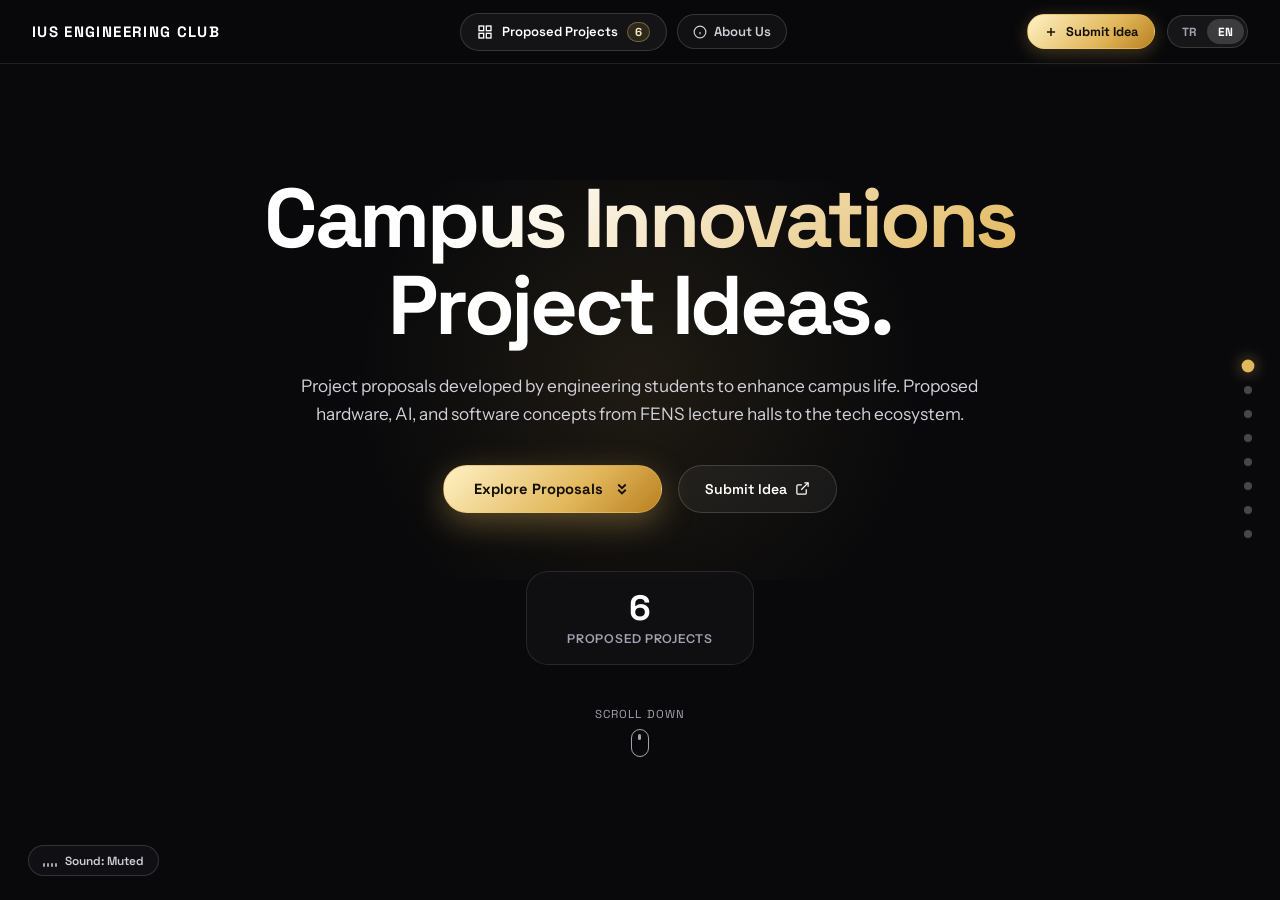
<file: index.html>
<!DOCTYPE html>
<html lang="en">
<head>
  <meta charset="UTF-8">
  <meta name="viewport" content="width=device-width, initial-scale=1.0, viewport-fit=cover">
  <title>IEC // Innovation Showcase — IUS Engineering Portfolio</title>
  <meta name="description" content="Student engineering project proposals and innovation portfolio at International University of Sarajevo (IUS). Hardware, IoT, software and AI initiatives engineered by FENS students.">
  <meta http-equiv="refresh" content="0; url=./projects/">
  <link rel="canonical" href="https://hasankaan28.github.io/ius-engineering-events-site/projects/">

  <!-- Open Graph / WhatsApp / Social Share Preview -->
  <meta property="og:type" content="website">
  <meta property="og:site_name" content="IUS Engineering Club">
  <meta property="og:url" content="https://hasankaan28.github.io/ius-engineering-events-site/">
  <meta property="og:title" content="IEC // Innovation Showcase — IUS Engineering Portfolio">
  <meta property="og:description" content="Student engineering project proposals and innovation portfolio at International University of Sarajevo (IUS). Hardware, IoT, software and AI initiatives engineered by FENS students.">
  <meta property="og:image" content="https://hasankaan28.github.io/ius-engineering-events-site/assets/ius_club_logo_og.jpg">
  <meta property="og:image:secure_url" content="https://hasankaan28.github.io/ius-engineering-events-site/assets/ius_club_logo_og.jpg">
  <meta property="og:image:type" content="image/jpeg">
  <meta property="og:image:width" content="800">
  <meta property="og:image:height" content="800">
  <meta property="og:image:alt" content="IUS Engineering Club Official Logo">
  <meta property="og:locale" content="en_US">
  <meta property="og:locale:alternate" content="tr_TR">

  <!-- Twitter Card -->
  <meta name="twitter:card" content="summary">
  <meta name="twitter:title" content="IEC // Innovation Showcase — IUS Engineering Portfolio">
  <meta name="twitter:description" content="Student engineering project proposals and innovation portfolio at International University of Sarajevo (IUS). Hardware, IoT, software and AI initiatives engineered by FENS students.">
  <meta name="twitter:image" content="https://hasankaan28.github.io/ius-engineering-events-site/assets/ius_club_logo_og.jpg">
  <meta name="twitter:image:alt" content="IUS Engineering Club Official Logo">
  
  <!-- Instant seamless client redirect -->
  <script>
    (function() {
      const target = './projects/' + (window.location.search || '') + (window.location.hash || '');
      window.location.replace(target);
    })();
  </script>

  <!-- Preconnect to Google Fonts -->
  <link rel="preconnect" href="https://fonts.googleapis.com">
  <link rel="preconnect" href="https://fonts.gstatic.com" crossorigin>
  <link href="https://fonts.googleapis.com/css2?family=Instrument+Sans:wght@500;700&display=swap" rel="stylesheet">

  <style>
    * { box-sizing: border-box; margin: 0; padding: 0; }
    body {
      background: #09090B;
      color: #FFFFFF;
      font-family: 'Instrument Sans', -apple-system, BlinkMacSystemFont, 'Segoe UI', Roboto, sans-serif;
      min-height: 100vh;
      display: flex;
      align-items: center;
      justify-content: center;
      text-align: center;
      padding: 24px;
    }
    .redirect-card {
      max-width: 480px;
      padding: 40px 32px;
      background: rgba(18, 18, 24, 0.85);
      border: 1px solid rgba(226, 184, 92, 0.3);
      border-radius: 20px;
      box-shadow: 0 16px 48px rgba(0, 0, 0, 0.5), 0 0 32px rgba(226, 184, 92, 0.12);
    }
    .club-title {
      font-size: 1.1rem;
      font-weight: 700;
      letter-spacing: 0.08em;
      text-transform: uppercase;
      color: #E2B85C;
      margin-bottom: 12px;
    }
    .redirect-msg {
      font-size: 0.95rem;
      color: #A8A69E;
      line-height: 1.5;
      margin-bottom: 24px;
    }
    .redirect-btn {
      display: inline-block;
      padding: 12px 24px;
      background: linear-gradient(135deg, #FFF1C4 0%, #E2B85C 60%, #B9801F 100%);
      color: #09090B;
      font-weight: 700;
      font-size: 0.88rem;
      border-radius: 9999px;
      text-decoration: none;
      box-shadow: 0 6px 20px rgba(226, 184, 92, 0.35);
      transition: transform 0.2s ease;
    }
    .redirect-btn:hover {
      transform: translateY(-2px);
    }
  </style>
</head>
<body>
  <div class="redirect-card">
    <div class="club-title">IUS Engineering Club</div>
    <p class="redirect-msg">Redirecting to the latest innovation and project portfolio...</p>
    <a href="./projects/" class="redirect-btn">Open Portfolio &rarr;</a>
  </div>
</body>
</html>
</file>
<file: projects/style.css>
/* ==========================================================================
   IUS ENGINEERING CLUB — INNOVATION SHOWCASE STYLES
   Design System: Dark Graphite & Architectural Warm Gold (Sponsor Suite)
   WCAG 2.2 AA/AAA Compliant Tokens, Single Cohesive Palette & High Contrast
   ========================================================================== */

:root {
  /* ========================================================================
     DESIGN TOKENS — DARK GRAPHITE & WARM GOLD (SPONSOR SUITE)
     ======================================================================== */

  /* Surface Tokens (Dark Obsidian & Graphite Canvas) */
  --bg-deep: #09090B;               /* Deepest obsidian black background */
  --bg-surface: #121216;            /* Elevated graphite surface for nav, modals, drawers */
  --bg-card: rgba(20, 20, 26, 0.78);/* Frosted graphite glass card fill */
  --bg-card-hover: rgba(28, 28, 36, 0.92); /* Elevated card hover state */
  --bg-glass-modal: rgba(14, 14, 18, 0.94);/* Deep frosted glass for dialog windows */
  --bg-input: rgba(255, 255, 255, 0.05);   /* Input field background */

  /* Border & Separation Tokens */
  --border-subtle: rgba(255, 255, 255, 0.10); /* Subtle glass dividers */
  --border-active: rgba(255, 255, 255, 0.24); /* Interactive hover border */
  --border-glass: rgba(255, 255, 255, 0.15);  /* Structural frosted glass boundary */
  --border-gold: rgba(226, 184, 92, 0.40);    /* Warm gold accent border */
  --border-gold-strong: #E2B85C;              /* Solid warm gold border */

  /* Typography Colors (Calibrated for WCAG AA/AAA & Low-Brightness Displays) */
  --text-primary: #FFFFFF;          /* Pure White (Contrast > 18:1 vs deep bg - AAA) */
  --text-secondary: #D0D0D8;        /* High-Contrast Silver Gray (Contrast > 11:1 - AAA) */
  --text-tertiary: #A2A2B2;         /* Muted Slate Gray (Contrast > 6.5:1 - WCAG AA >= 4.5:1) */
  --text-accent: #F6E7B8;           /* Pale Champagne Gold highlight text */
  --text-on-gold: #141008;          /* Deep Obsidian Brown text on primary gold CTA (Contrast 9.5:1 - AAA) */

  /* Primary Accent Tokens (Warm Architectural Gold - Strictly for CTAs & Micro-Highlights) */
  --accent-gold: #E2B85C;           /* Warm Architectural Gold primary token */
  --accent-gold-hover: #F2C96D;     /* Slightly brighter warm gold on hover */
  --accent-gold-light: #F6E7B8;     /* Pale champagne gold for badges & headings */
  --accent-gold-dark: #B9801F;      /* Rich amber gold for button gradient base */
  --accent-gold-subtle: rgba(226, 184, 92, 0.12); /* 12% gold wash for chips/badges */
  --gold-glow: rgba(226, 184, 92, 0.32);           /* Subtle gold elevation shadow */

  /* Project Subtle Accent Default (Muted & Harmonious) */
  --accent-tint: #C5C5CD;           /* Muted Platinum default */

  /* Typography Families */
  --font-main: 'Instrument Sans', -apple-system, BlinkMacSystemFont, "Segoe UI", Roboto, sans-serif;
  --font-heading: 'Space Grotesk', 'Instrument Sans', sans-serif;
  --font-mono: 'Space Grotesk', monospace;

  /* Spacing & Radii */
  --nav-height: 64px;
  --radius-xs: 4px;
  --radius-sm: 8px;
  --radius-md: 14px;
  --radius-lg: 22px;
  --radius-full: 9999px;

  /* Transitions */
  --transition-smooth: all 0.36s cubic-bezier(0.16, 1, 0.3, 1);
  --transition-snappy: all 0.2s cubic-bezier(0.25, 0.8, 0.25, 1);
}

/* ==========================================================================
   RESET & BASE
   ========================================================================== */
*, *::before, *::after {
  box-sizing: border-box;
  margin: 0;
  padding: 0;
}

html, body {
  width: 100%;
  height: 100%;
  background-color: var(--bg-deep);
  color: var(--text-primary);
  font-family: var(--font-main);
  overflow-x: hidden;
  -webkit-font-smoothing: antialiased;
  -moz-osx-font-smoothing: grayscale;
}

/* Accessibility: Visually Hidden for Screen Readers */
.sr-only {
  position: absolute !important;
  width: 1px !important;
  height: 1px !important;
  padding: 0 !important;
  margin: -1px !important;
  overflow: hidden !important;
  clip: rect(0, 0, 0, 0) !important;
  white-space: nowrap !important;
  border: 0 !important;
}

/* Accessibility: Skip to Content Link */
.skip-to-content {
  position: fixed;
  top: -100px;
  left: 20px;
  z-index: 9999;
  background: var(--accent-gold);
  color: var(--text-on-gold);
  font-family: var(--font-heading);
  font-weight: 700;
  font-size: 0.88rem;
  padding: 12px 20px;
  border-radius: var(--radius-sm);
  text-decoration: none;
  box-shadow: 0 8px 30px rgba(0, 0, 0, 0.6);
  transition: top 0.2s ease;
}
.skip-to-content:focus {
  top: 20px;
  outline: 3px solid #ffffff;
  outline-offset: 2px;
}

/* Visible Keyboard Focus Ring (WCAG 2.2 AA Focus Appearance) */
:focus-visible {
  outline: 2px solid var(--accent-gold) !important;
  outline-offset: 3px !important;
}

/* Custom Scrollbar */
::-webkit-scrollbar {
  width: 6px;
}
::-webkit-scrollbar-track {
  background: var(--bg-deep);
}
::-webkit-scrollbar-thumb {
  background: rgba(255, 255, 255, 0.18);
  border-radius: var(--radius-full);
}
::-webkit-scrollbar-thumb:hover {
  background: rgba(226, 184, 92, 0.5);
}

/* ==========================================================================
   SCROLL CONTAINER
   ========================================================================== */
.showcase-scroll-container {
  width: 100%;
  height: 100vh;
  overflow-y: auto;
  scroll-snap-type: y mandatory;
  scroll-behavior: smooth;
  position: relative;
}

.snap-section {
  width: 100%;
  min-height: 100vh;
  scroll-snap-align: start;
  scroll-snap-stop: always;
  display: flex;
  align-items: center;
  justify-content: center;
  position: relative;
  padding: calc(var(--nav-height) + 32px) 6% 48px;
}

/* ==========================================================================
   ADMIN MODE BANNER (?admin=true Only)
   ========================================================================== */
.admin-mode-banner {
  position: fixed;
  top: 0;
  left: 0;
  width: 100%;
  z-index: 2000;
  background: linear-gradient(90deg, #15130D 0%, #221D12 100%);
  border-bottom: 1px solid var(--border-gold);
  padding: 8px 24px;
  box-shadow: 0 4px 20px rgba(0, 0, 0, 0.6);
}

.admin-banner-inner {
  max-width: 1440px;
  margin: 0 auto;
  display: flex;
  align-items: center;
  justify-content: space-between;
  gap: 16px;
  font-family: var(--font-heading);
  font-size: 0.82rem;
  color: var(--accent-gold-light);
}

.admin-badge {
  background: var(--accent-gold);
  color: var(--text-on-gold);
  font-weight: 800;
  letter-spacing: 0.1em;
  padding: 3px 8px;
  border-radius: var(--radius-xs);
  font-size: 0.68rem;
  text-transform: uppercase;
}

.admin-text {
  flex: 1;
  font-size: 0.8rem;
  color: var(--text-secondary);
}

.btn-exit-admin {
  color: var(--accent-gold);
  text-decoration: underline;
  font-weight: 600;
  transition: opacity 0.2s;
  white-space: nowrap;
}
.btn-exit-admin:hover {
  opacity: 0.8;
}

/* ==========================================================================
   FLOATING TOP NAVIGATION
   ========================================================================== */
.showcase-nav {
  position: fixed;
  top: 0;
  left: 0;
  width: 100%;
  height: var(--nav-height);
  z-index: 1000;
  background: rgba(9, 9, 11, 0.85);
  backdrop-filter: blur(24px);
  -webkit-backdrop-filter: blur(24px);
  border-bottom: 1px solid var(--border-subtle);
  transition: var(--transition-smooth);
}

.nav-container {
  max-width: 1440px;
  height: 100%;
  margin: 0 auto;
  padding: 0 32px;
  display: flex;
  align-items: center;
  justify-content: space-between;
}

.nav-brand .brand-link {
  display: flex;
  align-items: center;
  text-decoration: none;
  color: inherit;
}

.brand-title {
  font-family: var(--font-heading);
  font-size: 0.94rem;
  font-weight: 700;
  letter-spacing: 0.09em;
  color: var(--text-primary);
  text-transform: uppercase;
  transition: var(--transition-snappy);
}
.brand-title:hover {
  color: var(--accent-gold-light);
}

.nav-center-menu {
  display: flex;
  align-items: center;
  gap: 10px;
}

.nav-about-btn {
  display: inline-flex;
  align-items: center;
  gap: 7px;
  padding: 8px 15px;
  background: rgba(255, 255, 255, 0.04);
  border: 1px solid var(--border-glass);
  border-radius: var(--radius-full);
  color: var(--text-secondary);
  font-family: var(--font-heading);
  font-size: 0.82rem;
  font-weight: 600;
  text-decoration: none;
  cursor: pointer;
  transition: var(--transition-snappy);
}
.nav-about-btn:hover {
  background: rgba(226, 184, 92, 0.12);
  border-color: var(--border-gold);
  color: var(--accent-gold);
  transform: translateY(-1px);
}

.nav-menu-btn {
  display: inline-flex;
  align-items: center;
  gap: 9px;
  padding: 8px 16px;
  background: rgba(255, 255, 255, 0.05);
  border: 1px solid var(--border-glass);
  border-radius: var(--radius-full);
  color: var(--text-primary);
  font-family: var(--font-heading);
  font-size: 0.82rem;
  font-weight: 600;
  cursor: pointer;
  transition: var(--transition-snappy);
}
.nav-menu-btn:hover {
  background: rgba(255, 255, 255, 0.10);
  border-color: var(--border-gold);
}

.counter-chip {
  padding: 2px 7px;
  border-radius: var(--radius-full);
  background: var(--accent-gold-subtle);
  border: 1px solid var(--border-gold);
  color: var(--accent-gold-light);
  font-size: 0.72rem;
  font-weight: 700;
}

.nav-actions {
  display: flex;
  align-items: center;
  gap: 12px;
}

/* Primary Action Button (Fikir Gönder - Header CTA) */
.btn-pill-primary {
  display: inline-flex;
  align-items: center;
  gap: 8px;
  padding: 8px 16px;
  border-radius: var(--radius-full);
  text-decoration: none;
  font-family: var(--font-heading);
  font-size: 0.8rem;
  font-weight: 700;
  color: var(--text-on-gold) !important;
  background: linear-gradient(135deg, #FFF1C4 0%, #E2B85C 60%, #B9801F 100%) !important;
  border: 1px solid rgba(226, 184, 92, 0.45) !important;
  box-shadow: 0 4px 18px rgba(226, 184, 92, 0.28) !important;
  transition: var(--transition-snappy);
}
.btn-pill-primary:hover {
  transform: translateY(-2px);
  box-shadow: 0 8px 24px rgba(226, 184, 92, 0.42) !important;
  color: var(--text-on-gold) !important;
}

/* Language Switcher */
.lang-switcher {
  display: inline-flex;
  padding: 3px;
  background: rgba(255, 255, 255, 0.06);
  border: 1px solid var(--border-glass);
  border-radius: var(--radius-full);
}
.lang-btn {
  padding: 5px 11px;
  border: none;
  background: transparent;
  color: var(--text-tertiary);
  font-family: var(--font-heading);
  font-size: 0.74rem;
  font-weight: 700;
  border-radius: var(--radius-full);
  cursor: pointer;
  transition: var(--transition-snappy);
}
.lang-btn:hover {
  color: var(--text-secondary);
}
.lang-btn.active {
  background: rgba(255, 255, 255, 0.16);
  color: #FFFFFF;
}

/* Ambient Sound Pill */
.sound-pill {
  position: fixed;
  bottom: 24px;
  left: 28px;
  z-index: 990;
  display: inline-flex;
  align-items: center;
  gap: 8px;
  padding: 7px 14px;
  border-radius: var(--radius-full);
  background: rgba(18, 18, 22, 0.88);
  border: 1px solid var(--border-glass);
  backdrop-filter: blur(14px);
  cursor: pointer;
  color: var(--text-secondary);
  font-family: var(--font-heading);
  font-size: 0.74rem;
  font-weight: 600;
  transition: var(--transition-snappy);
}
.sound-pill:hover,
.sound-pill.active {
  border-color: var(--border-gold);
  color: #FFFFFF;
}
.sound-wave {
  display: flex;
  align-items: flex-end;
  gap: 2px;
  height: 12px;
}
.sound-wave span {
  width: 2px;
  height: 4px;
  background: var(--text-tertiary);
  border-radius: 1px;
  transition: height 0.2s;
}
.sound-pill.active .sound-wave span {
  background: var(--accent-gold);
  animation: soundBars 1.2s ease infinite alternate;
}
.sound-pill.active .sound-wave span:nth-child(2) { animation-delay: 0.2s; }
.sound-pill.active .sound-wave span:nth-child(3) { animation-delay: 0.4s; }
.sound-pill.active .sound-wave span:nth-child(4) { animation-delay: 0.1s; }

@keyframes soundBars {
  0% { height: 3px; }
  100% { height: 12px; }
}

/* ==========================================================================
   VERTICAL RIGHT PROGRESS / DOT NAVIGATION
   ========================================================================== */
.side-progress-nav {
  position: fixed;
  right: 28px;
  top: 50%;
  transform: translateY(-50%);
  z-index: 950;
  display: flex;
  align-items: center;
}

.progress-track {
  display: none;
}

.progress-dots {
  list-style: none;
  display: flex;
  flex-direction: column;
  gap: 16px;
}

.dot-item {
  position: relative;
  display: flex;
  align-items: center;
  justify-content: center;
}

.dot-btn {
  width: 8px;
  height: 8px;
  border-radius: 50%;
  border: none;
  background: rgba(255, 255, 255, 0.25);
  cursor: pointer;
  transition: var(--transition-snappy);
}
.dot-item:hover .dot-btn {
  background: rgba(255, 255, 255, 0.55);
}
.dot-item.active .dot-btn {
  background: var(--accent-gold);
  transform: scale(1.6);
  box-shadow: 0 0 10px rgba(226, 184, 92, 0.6);
}
.dot-tooltip {
  position: absolute;
  right: calc(100% + 12px);
  padding: 4px 10px;
  background: rgba(18, 18, 22, 0.94);
  border: 1px solid var(--border-glass);
  border-radius: var(--radius-xs);
  font-family: var(--font-heading);
  font-size: 0.7rem;
  color: #FFFFFF;
  white-space: nowrap;
  opacity: 0;
  pointer-events: none;
  transition: opacity 0.2s ease;
}
.dot-item:hover .dot-tooltip {
  opacity: 1;
}

/* ==========================================================================
   HERO SECTION
   ========================================================================== */
.hero-section {
  text-align: center;
  overflow: hidden;
}

.hero-backdrop-glow {
  position: absolute;
  top: 20%;
  left: 50%;
  transform: translateX(-50%);
  width: 700px;
  height: 400px;
  background: radial-gradient(circle, rgba(226, 184, 92, 0.10) 0%, rgba(9, 9, 11, 0) 70%);
  pointer-events: none;
  z-index: 0;
}

.hero-content {
  position: relative;
  z-index: 2;
  max-width: 900px;
  margin: 0 auto;
  display: flex;
  flex-direction: column;
  align-items: center;
}

.hero-headline {
  font-family: var(--font-heading);
  font-size: clamp(2.8rem, 6.5vw, 5.2rem);
  font-weight: 800;
  line-height: 1.05;
  letter-spacing: -0.04em;
  margin-bottom: 22px;
}
.gradient-text {
  background: linear-gradient(135deg, #FFFFFF 30%, var(--accent-gold) 100%);
  -webkit-background-clip: text;
  background-clip: text;
  -webkit-text-fill-color: transparent;
}
.white-text {
  color: #FFFFFF;
}

.hero-subtitle {
  font-size: 1.08rem;
  line-height: 1.65;
  color: var(--text-secondary);
  max-width: 720px;
  margin: 0 auto 36px;
}

.hero-cta-group {
  display: flex;
  align-items: center;
  justify-content: center;
  gap: 16px;
  flex-wrap: wrap;
  margin-bottom: 48px;
}

/* Primary CTA Button (Hero & Modals) */
.btn-glow-primary {
  display: inline-flex;
  align-items: center;
  gap: 10px;
  padding: 14px 30px;
  border-radius: var(--radius-full);
  text-decoration: none;
  font-family: var(--font-heading);
  font-size: 0.92rem;
  font-weight: 700;
  color: var(--text-on-gold) !important;
  background: linear-gradient(135deg, #FFF1C4 0%, #E2B85C 60%, #B9801F 100%) !important;
  box-shadow: 0 10px 32px rgba(226, 184, 92, 0.35) !important;
  border: 1px solid rgba(226, 184, 92, 0.45) !important;
  cursor: pointer;
  transition: var(--transition-snappy);
}
.btn-glow-primary:hover {
  transform: translateY(-3px) scale(1.02);
  box-shadow: 0 16px 44px rgba(226, 184, 92, 0.52) !important;
  color: var(--text-on-gold) !important;
}

/* Secondary Button (Hero & Modal Actions) */
.btn-pill-secondary {
  display: inline-flex;
  align-items: center;
  gap: 8px;
  padding: 14px 26px;
  border-radius: var(--radius-full);
  text-decoration: none;
  font-family: var(--font-heading);
  font-size: 0.88rem;
  font-weight: 600;
  color: #FFFFFF;
  background: rgba(255, 255, 255, 0.05);
  border: 1px solid var(--border-glass);
  cursor: pointer;
  transition: var(--transition-snappy);
}
.btn-pill-secondary:hover {
  background: rgba(255, 255, 255, 0.12);
  border-color: var(--border-active);
  transform: translateY(-2px);
}

/* HERO STATS BAR (Derived directly from data/projects.json) */
.hero-stats-bar {
  display: inline-flex;
  align-items: center;
  gap: 36px;
  padding: 18px 40px;
  background: rgba(18, 18, 22, 0.75);
  border: 1px solid var(--border-subtle);
  backdrop-filter: blur(20px);
  border-radius: var(--radius-lg);
  margin-top: 10px;
}
.stat-item {
  display: flex;
  flex-direction: column;
  align-items: center;
}
.stat-number {
  font-family: var(--font-heading);
  font-size: 2.2rem;
  font-weight: 800;
  line-height: 1;
  color: #FFFFFF;
  margin-bottom: 6px;
}
.stat-label {
  font-size: 0.76rem;
  font-weight: 600;
  letter-spacing: 0.06em;
  text-transform: uppercase;
  color: var(--text-tertiary);
}
.stat-divider {
  width: 1px;
  height: 38px;
  background: var(--border-subtle);
}

.scroll-down-hint {
  position: relative;
  margin-top: 42px;
  margin-bottom: 16px;
  display: flex;
  flex-direction: column;
  align-items: center;
  gap: 8px;
  color: var(--text-tertiary);
  font-family: var(--font-heading);
  font-size: 0.72rem;
  letter-spacing: 0.1em;
  text-transform: uppercase;
}
.mouse-icon {
  width: 18px;
  height: 28px;
  border: 1.5px solid var(--text-tertiary);
  border-radius: 12px;
  display: flex;
  justify-content: center;
  padding-top: 4px;
}
.wheel {
  width: 3px;
  height: 6px;
  background: var(--text-tertiary);
  border-radius: 2px;
  animation: mouseWheel 1.6s ease infinite;
}
@keyframes mouseWheel {
  0% { transform: translateY(0); opacity: 1; }
  100% { transform: translateY(8px); opacity: 0; }
}

/* Accessibility & Ergonomics: Hide scroll down hint on short viewports (< 800px height, e.g. 1366x768 laptop) & mobile landscape */
@media (max-height: 800px), (orientation: landscape) and (max-height: 520px) {
  .scroll-down-hint {
    display: none !important;
  }
}

/* ==========================================================================
   LOADING & ERROR STATES
   ========================================================================== */
.projects-loading-state {
  display: flex;
  flex-direction: column;
  align-items: center;
  justify-content: center;
  min-height: 400px;
  gap: 18px;
  color: var(--text-secondary);
  font-family: var(--font-heading);
  font-size: 0.95rem;
}
.loading-spinner {
  width: 36px;
  height: 36px;
  border: 3px solid rgba(226, 184, 92, 0.15);
  border-top-color: var(--accent-gold);
  border-radius: 50%;
  animation: spin 0.8s linear infinite;
}
@keyframes spin {
  to { transform: rotate(360deg); }
}

.projects-error-card {
  max-width: 500px;
  margin: 60px auto;
  padding: 32px;
  background: rgba(26, 18, 18, 0.85);
  border: 1px solid rgba(205, 28, 24, 0.4);
  border-radius: var(--radius-lg);
  text-align: center;
  display: flex;
  flex-direction: column;
  align-items: center;
  gap: 14px;
}
.projects-error-card svg {
  color: #CD1C18;
}
.projects-error-card h3 {
  font-family: var(--font-heading);
  font-size: 1.2rem;
  color: #FFFFFF;
}
.error-detail {
  font-size: 0.85rem;
  color: var(--text-secondary);
}

/* ==========================================================================
   PROJECT ARTICLE & STAGE (Semantic <article>)
   ========================================================================== */
.project-section {
  width: 100%;
}

.project-stage {
  max-width: 1440px;
  width: 100%;
  margin: 0 auto;
  display: grid;
  grid-template-columns: 1.15fr 0.95fr;
  gap: 56px;
  align-items: center;
}

/* Left Narrative */
.project-narrative {
  display: flex;
  flex-direction: column;
  gap: 16px;
}

.project-header-meta {
  display: flex;
  align-items: center;
  justify-content: space-between;
  gap: 14px;
  flex-wrap: wrap;
  padding-bottom: 8px;
  border-bottom: 1px solid var(--border-subtle);
}

.project-category-text {
  font-family: var(--font-heading);
  font-size: 0.82rem;
  font-weight: 700;
  text-transform: uppercase;
  letter-spacing: 0.1em;
  color: var(--text-secondary);
}

.project-badges-row {
  display: flex;
  align-items: center;
  gap: 8px;
}
.project-badges-row:empty {
  display: none;
}

/* Status & Sponsor Badges */
.badge-status {
  font-family: var(--font-heading);
  font-size: 0.7rem;
  font-weight: 700;
  letter-spacing: 0.08em;
  text-transform: uppercase;
  color: #E8E8EE;
  background: rgba(255, 255, 255, 0.08);
  border: 1px solid var(--border-glass);
  padding: 3px 9px;
  border-radius: var(--radius-full);
}

.badge-sponsor {
  font-family: var(--font-heading);
  font-size: 0.7rem;
  font-weight: 700;
  letter-spacing: 0.08em;
  text-transform: uppercase;
  color: var(--accent-gold-light);
  background: var(--accent-gold-subtle);
  border: 1px solid var(--border-gold);
  padding: 3px 9px;
  border-radius: var(--radius-full);
}

.project-lead-meta {
  font-size: 0.78rem;
  font-weight: 500;
  color: var(--text-tertiary);
}

.project-title {
  font-family: var(--font-heading);
  font-size: clamp(2rem, 3.8vw, 3.2rem);
  font-weight: 800;
  line-height: 1.1;
  letter-spacing: -0.03em;
  color: #FFFFFF;
}

.project-tagline {
  font-size: 1.05rem;
  line-height: 1.55;
  color: var(--text-secondary);
}

/* Difficulty Indicator */
.project-difficulty-bar {
  display: inline-flex;
  align-items: center;
  gap: 8px;
  font-family: var(--font-heading);
  font-size: 0.76rem;
  font-weight: 600;
  color: var(--text-tertiary);
  margin-top: -4px;
}
.diff-dots-track {
  display: flex;
  gap: 4px;
}
.diff-dot {
  width: 12px;
  height: 5px;
  border-radius: 2px;
  background: rgba(255, 255, 255, 0.16);
}
.diff-dot.filled {
  background: var(--accent-gold);
  box-shadow: 0 0 6px rgba(226, 184, 92, 0.4);
}
.diff-val {
  color: var(--text-secondary);
}

/* Cards Container (Problem & Solution) - Sleek Vertical Border Callout Format */
.project-cards-container {
  display: flex;
  flex-direction: column;
  gap: 18px;
  margin-top: 12px;
  width: 100%;
}

.feature-glass-card {
  background: transparent;
  backdrop-filter: none;
  -webkit-backdrop-filter: none;
  border: none;
  border-left: 2px solid rgba(148, 163, 184, 0.35);
  border-radius: 0;
  padding: 2px 0 2px 16px;
  transition: var(--transition-snappy);
}
.feature-glass-card:hover {
  background: transparent;
  border-left-color: var(--accent-tint, var(--text-primary));
  transform: none;
}

.card-title-bar {
  margin-bottom: 6px;
}
.card-title-text {
  font-family: var(--font-heading);
  font-size: 0.74rem;
  font-weight: 700;
  text-transform: uppercase;
  letter-spacing: 0.08em;
  color: #94A3B8;
  margin: 0;
  line-height: 1.2;
}
.card-body-text {
  font-size: 0.94rem;
  line-height: 1.6;
  color: #FFFFFF;
  margin: 0;
  font-weight: 400;
}

/* Technical Specs Bar & Scope Label */
.tech-specs-wrapper {
  display: flex;
  flex-direction: column;
  gap: 6px;
  margin-top: 6px;
}
.specs-scope-label {
  font-family: var(--font-heading);
  font-size: 0.68rem;
  font-weight: 700;
  letter-spacing: 0.08em;
  text-transform: uppercase;
  color: #94A3B8;
  padding-left: 2px;
}
.tech-specs-bar {
  display: grid;
  grid-template-columns: repeat(auto-fit, minmax(130px, 1fr));
  gap: 10px;
  padding: 12px 16px;
  background: rgba(255, 255, 255, 0.03);
  border: 1px solid var(--border-subtle);
  border-radius: var(--radius-sm);
  margin-top: 0;
}
.spec-cell {
  display: flex;
  flex-direction: column;
  gap: 2px;
}
.spec-name {
  font-family: var(--font-heading);
  font-size: 0.68rem;
  font-weight: 700;
  letter-spacing: 0.08em;
  text-transform: uppercase;
  color: var(--text-tertiary);
}
.spec-val {
  font-size: 0.8rem;
  font-weight: 600;
  color: var(--text-primary);
  white-space: normal;
  word-break: normal;
  overflow-wrap: break-word;
  line-height: 1.35;
}

/* Project Actions Row */
.project-actions-row {
  display: flex;
  align-items: center;
  gap: 12px;
  margin-top: 8px;
  flex-wrap: wrap;
}

.btn-inspect-trigger {
  display: inline-flex;
  align-items: center;
  gap: 8px;
  padding: 10px 20px;
  border-radius: var(--radius-full);
  background: rgba(255, 255, 255, 0.06);
  border: 1px solid var(--border-glass);
  color: #FFFFFF;
  font-family: var(--font-heading);
  font-size: 0.84rem;
  font-weight: 700;
  cursor: pointer;
  transition: var(--transition-snappy);
}
.btn-inspect-trigger:hover {
  background: rgba(255, 255, 255, 0.12);
  border-color: var(--border-gold);
  transform: translateY(-2px);
}

.btn-edit-trigger {
  display: inline-flex;
  align-items: center;
  gap: 8px;
  padding: 10px 18px;
  border-radius: var(--radius-full);
  background: rgba(226, 184, 92, 0.12);
  border: 1px solid var(--border-gold);
  color: var(--accent-gold-light);
  font-family: var(--font-heading);
  font-size: 0.82rem;
  font-weight: 700;
  cursor: pointer;
  transition: var(--transition-snappy);
}
.btn-edit-trigger:hover {
  background: rgba(226, 184, 92, 0.22);
}

.btn-icon-subtle {
  width: 38px;
  height: 38px;
  display: inline-flex;
  align-items: center;
  justify-content: center;
  border-radius: 50%;
  background: rgba(255, 255, 255, 0.05);
  border: 1px solid var(--border-subtle);
  color: var(--text-secondary);
  cursor: pointer;
  transition: var(--transition-snappy);
}
.btn-icon-subtle:hover {
  background: rgba(255, 255, 255, 0.12);
  color: #FFFFFF;
}

/* Right Visual Stage */
.project-visual-stage {
  display: flex;
  flex-direction: column;
  gap: 16px;
  position: relative;
}

.visual-canvas-card {
  position: relative;
  width: 100%;
  aspect-ratio: 16 / 10;
  background: #000000;
  border: 1px solid var(--border-glass);
  border-radius: var(--radius-lg);
  overflow: hidden;
  box-shadow: 0 30px 80px rgba(0, 0, 0, 0.8);
  transition: transform 0.2s cubic-bezier(0.25, 0.8, 0.25, 1);
}
.concept-render-badge {
  position: absolute;
  bottom: 12px;
  right: 12px;
  padding: 4px 10px;
  font-family: var(--font-heading);
  font-size: 0.68rem;
  font-weight: 600;
  letter-spacing: 0.06em;
  text-transform: uppercase;
  color: rgba(255, 255, 255, 0.85);
  background: rgba(13, 17, 23, 0.72);
  backdrop-filter: blur(8px);
  -webkit-backdrop-filter: blur(8px);
  border: 1px solid rgba(255, 255, 255, 0.15);
  border-radius: var(--radius-full);
  pointer-events: none;
  z-index: 3;
}
.visual-canvas-card picture {
  width: 100%;
  height: 100%;
  display: block;
}
.visual-image {
  width: 100%;
  height: 100%;
  object-fit: cover;
  display: block;
}

.visual-gallery-thumbs {
  display: flex;
  gap: 10px;
}
.thumb-item {
  width: 72px;
  height: 48px;
  border-radius: var(--radius-sm);
  overflow: hidden;
  border: 1px solid var(--border-subtle);
  cursor: pointer;
  opacity: 0.55;
  transition: var(--transition-snappy);
}
.thumb-item:hover,
.thumb-item.active {
  opacity: 1;
  border-color: var(--accent-gold);
}
.thumb-item img {
  width: 100%;
  height: 100%;
  object-fit: cover;
  display: block;
}

/* ==========================================================================
   PROJECT DETAIL MODAL
   ========================================================================== */
.detail-modal-wrapper {
  position: fixed;
  inset: 0;
  z-index: 2100;
  display: none;
  align-items: center;
  justify-content: center;
  padding: 24px;
}
.detail-modal-wrapper.open {
  display: flex;
}

.detail-modal-overlay {
  position: absolute;
  inset: 0;
  background: rgba(0, 0, 0, 0.82);
  backdrop-filter: blur(20px);
}

.detail-modal-dialog {
  position: relative;
  z-index: 2;
  width: 100%;
  max-width: 820px;
  max-height: 90vh;
  overflow-y: auto;
  background: var(--bg-glass-modal);
  border: 1px solid var(--border-glass);
  border-radius: var(--radius-lg);
  box-shadow: 0 40px 100px rgba(0, 0, 0, 0.85);
  display: flex;
  flex-direction: column;
}

.detail-modal-header {
  padding: 32px 32px 20px;
  border-bottom: 1px solid var(--border-subtle);
  position: relative;
}
.detail-meta-tags {
  display: flex;
  align-items: center;
  gap: 10px;
  flex-wrap: wrap;
  margin-bottom: 12px;
}
.detail-owner-tag {
  font-size: 0.78rem;
  color: var(--text-tertiary);
}
.detail-title {
  font-family: var(--font-heading);
  font-size: 1.8rem;
  font-weight: 800;
  letter-spacing: -0.02em;
  color: #FFFFFF;
  margin-bottom: 8px;
}
.detail-tagline {
  font-size: 1rem;
  line-height: 1.5;
  color: var(--text-secondary);
}

.modal-close-btn {
  position: absolute;
  top: 24px;
  right: 24px;
  background: rgba(255, 255, 255, 0.08);
  border: none;
  width: 36px;
  height: 36px;
  border-radius: 50%;
  display: flex;
  align-items: center;
  justify-content: center;
  color: #FFFFFF;
  cursor: pointer;
  transition: var(--transition-snappy);
}
.modal-close-btn:hover {
  background: rgba(255, 255, 255, 0.16);
}

.detail-modal-body {
  padding: 28px 32px;
  display: flex;
  flex-direction: column;
  gap: 24px;
}
.detail-section-block {
  display: flex;
  flex-direction: column;
  gap: 8px;
}
.detail-section-block.highlight-block {
  padding: 16px 20px;
  background: rgba(226, 184, 92, 0.08);
  border-left: 3px solid var(--accent-gold);
  border-radius: var(--radius-sm);
}
.detail-block-title {
  font-family: var(--font-heading);
  font-size: 0.82rem;
  font-weight: 700;
  letter-spacing: 0.08em;
  text-transform: uppercase;
  color: var(--accent-gold-light);
}
.detail-block-text {
  font-size: 0.94rem;
  line-height: 1.6;
  color: var(--text-secondary);
}

.detail-specs-table {
  display: grid;
  grid-template-columns: repeat(2, 1fr);
  gap: 12px;
}
.detail-spec-row {
  display: flex;
  flex-direction: column;
  gap: 2px;
  padding: 10px 14px;
  background: rgba(255, 255, 255, 0.03);
  border: 1px solid var(--border-subtle);
  border-radius: var(--radius-xs);
}
.detail-spec-label {
  font-family: var(--font-heading);
  font-size: 0.68rem;
  font-weight: 700;
  text-transform: uppercase;
  color: var(--text-tertiary);
}
.detail-spec-value {
  font-size: 0.84rem;
  font-weight: 600;
  color: #FFFFFF;
}

.detail-modal-footer {
  padding: 20px 32px;
  border-top: 1px solid var(--border-subtle);
  display: flex;
  align-items: center;
  justify-content: flex-end;
  gap: 14px;
}

/* ==========================================================================
   QUICK INDEX DRAWER (KATALOG ÇEKMECESİ)
   ========================================================================== */
.index-drawer {
  position: fixed;
  inset: 0;
  z-index: 2200;
  display: none;
}
.index-drawer.open {
  display: block;
}
.drawer-overlay {
  position: absolute;
  inset: 0;
  background: rgba(0, 0, 0, 0.7);
  backdrop-filter: blur(10px);
}
.drawer-panel {
  position: absolute;
  top: 0;
  right: 0;
  width: 100%;
  max-width: 480px;
  height: 100%;
  background: var(--bg-surface);
  border-left: 1px solid var(--border-glass);
  box-shadow: -20px 0 60px rgba(0, 0, 0, 0.8);
  display: flex;
  flex-direction: column;
  animation: slideDrawer 0.3s cubic-bezier(0.16, 1, 0.3, 1);
}
@keyframes slideDrawer {
  from { transform: translateX(100%); }
  to { transform: translateX(0); }
}

.drawer-header {
  padding: 28px 24px 20px;
  border-bottom: 1px solid var(--border-subtle);
  display: flex;
  align-items: flex-start;
  justify-content: space-between;
}
.drawer-title-group h2 {
  font-family: var(--font-heading);
  font-size: 1.25rem;
  font-weight: 800;
  color: #FFFFFF;
}
.drawer-title-group p {
  font-size: 0.82rem;
  color: var(--text-secondary);
  margin-top: 4px;
}
.drawer-close-btn {
  background: rgba(255, 255, 255, 0.08);
  border: none;
  width: 32px;
  height: 32px;
  border-radius: 50%;
  display: flex;
  align-items: center;
  justify-content: center;
  color: #FFFFFF;
  cursor: pointer;
  transition: var(--transition-snappy);
}
.drawer-close-btn:hover {
  background: rgba(255, 255, 255, 0.16);
}

.drawer-search-box {
  padding: 16px 24px;
  display: flex;
  align-items: center;
  gap: 12px;
  background: rgba(255, 255, 255, 0.03);
  border-bottom: 1px solid var(--border-subtle);
  color: var(--text-tertiary);
}
.drawer-search-box input {
  flex: 1;
  background: transparent;
  border: none;
  outline: none;
  color: #FFFFFF;
  font-family: var(--font-main);
  font-size: 0.9rem;
}
.drawer-search-box input::placeholder {
  color: var(--text-tertiary);
}

.drawer-controls-bar {
  padding: 14px 24px;
  display: flex;
  flex-direction: column;
  gap: 12px;
  border-bottom: 1px solid var(--border-subtle);
}
.drawer-sort-group {
  display: flex;
  align-items: center;
  justify-content: space-between;
  font-family: var(--font-heading);
  font-size: 0.78rem;
  color: var(--text-secondary);
}
.drawer-select {
  padding: 6px 12px;
  background: rgba(255, 255, 255, 0.08);
  border: 1px solid var(--border-glass);
  border-radius: var(--radius-sm);
  color: #FFFFFF;
  font-family: var(--font-heading);
  font-size: 0.78rem;
  cursor: pointer;
}
.drawer-select:focus {
  border-color: var(--accent-gold);
}

.drawer-category-chips {
  display: flex;
  gap: 6px;
  overflow-x: auto;
  padding-bottom: 4px;
}
.chip-filter-btn {
  padding: 5px 12px;
  background: rgba(255, 255, 255, 0.04);
  border: 1px solid var(--border-subtle);
  border-radius: var(--radius-full);
  color: var(--text-secondary);
  font-family: var(--font-heading);
  font-size: 0.72rem;
  font-weight: 600;
  white-space: nowrap;
  cursor: pointer;
  transition: var(--transition-snappy);
}
.chip-filter-btn:hover,
.chip-filter-btn.active {
  background: var(--accent-gold-subtle);
  border-color: var(--border-gold);
  color: var(--accent-gold-light);
}

.drawer-list {
  flex: 1;
  overflow-y: auto;
  padding: 16px 24px;
  display: flex;
  flex-direction: column;
  gap: 10px;
}

.drawer-project-card {
  display: flex;
  align-items: center;
  gap: 14px;
  padding: 12px;
  background: rgba(255, 255, 255, 0.03);
  border: 1px solid var(--border-subtle);
  border-radius: var(--radius-md);
  text-decoration: none;
  color: inherit;
  transition: var(--transition-snappy);
}
.drawer-project-card:hover {
  background: rgba(255, 255, 255, 0.08);
  border-color: var(--border-gold);
  transform: translateX(-3px);
}
.drawer-card-thumb {
  width: 60px;
  height: 44px;
  border-radius: var(--radius-sm);
  object-fit: cover;
}
.drawer-card-info {
  flex: 1;
  display: flex;
  flex-direction: column;
  gap: 2px;
}
.drawer-card-title {
  font-family: var(--font-heading);
  font-size: 0.86rem;
  font-weight: 700;
  color: #FFFFFF;
}
.drawer-card-cat {
  font-size: 0.74rem;
  color: var(--text-secondary);
}
.drawer-card-badges {
  display: flex;
  gap: 6px;
  margin-top: 4px;
}
.badge-mini {
  font-family: var(--font-heading);
  font-size: 0.64rem;
  font-weight: 600;
  padding: 1px 6px;
  border-radius: var(--radius-xs);
  background: rgba(255, 255, 255, 0.08);
  color: var(--text-secondary);
}
.badge-mini.diff {
  color: var(--accent-gold);
}

.drawer-empty-msg {
  padding: 30px;
  text-align: center;
  font-size: 0.85rem;
  color: var(--text-tertiary);
}

.drawer-about-box {
  padding: 16px 24px 20px;
  border-top: 1px solid var(--border-subtle);
  background: rgba(18, 18, 22, 0.6);
}

.drawer-about-link {
  display: flex;
  align-items: center;
  justify-content: center;
  gap: 9px;
  padding: 11px 16px;
  border-radius: var(--radius-md);
  background: rgba(226, 184, 92, 0.08);
  border: 1px solid rgba(226, 184, 92, 0.28);
  color: var(--accent-gold-light);
  font-family: var(--font-heading);
  font-size: 0.82rem;
  font-weight: 600;
  text-decoration: none;
  transition: var(--transition-snappy);
}
.drawer-about-link:hover {
  background: rgba(226, 184, 92, 0.16);
  border-color: var(--accent-gold);
  color: #FFFFFF;
  transform: translateY(-1px);
}

/* ==========================================================================
   EDIT MODAL (MAINTAINER ADMIN MODE ONLY: ?admin=true)
   ========================================================================== */
.edit-modal-wrapper {
  position: fixed;
  inset: 0;
  z-index: 2300;
  display: none;
  align-items: center;
  justify-content: center;
  padding: 24px;
}
.edit-modal-wrapper.open {
  display: flex;
}
.edit-modal-overlay {
  position: absolute;
  inset: 0;
  background: rgba(0, 0, 0, 0.85);
  backdrop-filter: blur(20px);
}
.edit-modal-dialog {
  position: relative;
  z-index: 2;
  width: 100%;
  max-width: 860px;
  max-height: 90vh;
  overflow-y: auto;
  background: var(--bg-surface);
  border: 1px solid var(--border-gold);
  border-radius: var(--radius-lg);
  padding: 36px;
}
.edit-modal-header {
  position: relative;
  margin-bottom: 24px;
}
.edit-modal-header h2 {
  font-family: var(--font-heading);
  font-size: 1.5rem;
  font-weight: 800;
  color: #FFFFFF;
}
.modal-subtitle {
  font-size: 0.85rem;
  color: var(--text-secondary);
  margin-top: 4px;
}

.edit-modal-form {
  display: flex;
  flex-direction: column;
  gap: 18px;
}
.form-row {
  display: grid;
  gap: 16px;
}
.form-row.two-cols {
  grid-template-columns: 1fr 1fr;
}

.form-group {
  display: flex;
  flex-direction: column;
  gap: 6px;
}
.form-group label {
  font-family: var(--font-heading);
  font-size: 0.78rem;
  font-weight: 700;
  text-transform: uppercase;
  color: var(--text-secondary);
}
.form-group input,
.form-group textarea,
.form-group select {
  width: 100%;
  padding: 10px 14px;
  background: var(--bg-input);
  border: 1px solid var(--border-subtle);
  border-radius: var(--radius-sm);
  color: #FFFFFF;
  font-family: var(--font-main);
  font-size: 0.88rem;
}
.form-group input:focus,
.form-group textarea:focus,
.form-group select:focus {
  border-color: var(--accent-gold);
  background: rgba(255, 255, 255, 0.08);
}

.range-slider-group {
  display: flex;
  align-items: center;
  gap: 14px;
}
.range-slider-group input {
  flex: 1;
}
.range-val {
  font-family: var(--font-heading);
  font-size: 0.9rem;
  font-weight: 700;
  color: var(--accent-gold);
}

/* Modal Palette Picker (Admin Only) */
.palette-modal-picker {
  display: grid;
  grid-template-columns: repeat(auto-fit, minmax(130px, 1fr));
  gap: 8px;
  margin-top: 6px;
}
.palette-modal-choice {
  display: flex;
  align-items: center;
  gap: 8px;
  padding: 8px 10px;
  background: rgba(255, 255, 255, 0.04);
  border: 1px solid var(--border-subtle);
  border-radius: var(--radius-sm);
  cursor: pointer;
  transition: var(--transition-snappy);
  font-family: var(--font-heading);
  font-size: 0.78rem;
  color: var(--text-secondary);
}
.palette-modal-choice:hover,
.palette-modal-choice.selected {
  background: rgba(226, 184, 92, 0.12);
  border-color: var(--border-gold-strong);
  color: #FFFFFF;
}
.palette-swatch-bar {
  display: flex;
  gap: 2px;
}
.palette-swatch-bar span {
  width: 9px;
  height: 9px;
  border-radius: 2px;
}

.image-gallery-picker {
  display: grid;
  grid-template-columns: repeat(5, 1fr);
  gap: 8px;
  margin-bottom: 8px;
}
.gallery-choice {
  border-radius: var(--radius-sm);
  overflow: hidden;
  border: 1px solid var(--border-subtle);
  cursor: pointer;
  opacity: 0.55;
  transition: var(--transition-snappy);
  display: flex;
  flex-direction: column;
  align-items: center;
  padding: 4px;
  background: rgba(255, 255, 255, 0.02);
}
.gallery-choice:hover,
.gallery-choice.selected {
  opacity: 1;
  border-color: var(--accent-gold);
  background: rgba(226, 184, 92, 0.1);
}
.gallery-choice img {
  width: 100%;
  aspect-ratio: 16 / 10;
  object-fit: cover;
  border-radius: 4px;
}
.gallery-choice span {
  font-size: 0.66rem;
  font-family: var(--font-heading);
  color: var(--text-secondary);
  margin-top: 4px;
  text-align: center;
}

.edit-modal-footer {
  margin-top: 14px;
  padding-top: 20px;
  border-top: 1px solid var(--border-subtle);
  display: flex;
  align-items: center;
  justify-content: space-between;
  gap: 14px;
  flex-wrap: wrap;
}
.footer-actions-right {
  display: flex;
  align-items: center;
  gap: 10px;
}
.btn-text-danger {
  background: transparent;
  border: none;
  color: #CD1C18;
  font-family: var(--font-heading);
  font-size: 0.8rem;
  font-weight: 700;
  cursor: pointer;
}

/* ==========================================================================
   TOAST NOTIFICATIONS
   ========================================================================== */
.toast-container {
  position: fixed;
  bottom: 24px;
  right: 28px;
  z-index: 9999;
  display: flex;
  flex-direction: column;
  gap: 8px;
  pointer-events: none;
}
.toast {
  padding: 12px 20px;
  background: rgba(18, 18, 22, 0.96);
  border: 1px solid var(--border-gold);
  border-radius: var(--radius-sm);
  color: #FFFFFF;
  font-family: var(--font-heading);
  font-size: 0.84rem;
  box-shadow: 0 10px 30px rgba(0, 0, 0, 0.8);
  pointer-events: auto;
}

/* ==========================================================================
   PROJECT PALETTES (Subtle Details Only)
   Accents are restricted strictly to fine details (card hover border, etc.).
   Primary buttons permanently retain Warm Architectural Gold and never change.
   ========================================================================== */
.project-section[data-palette="gothic-noir"] {
  --accent-tint: #C5C5CD; /* Muted Platinum */
}
.project-section[data-palette="cobalt-sky"] {
  --accent-tint: #7E9BB8; /* Muted Slate Blue */
}
.project-section[data-palette="chili-spice"] {
  --accent-tint: #B86B64; /* Muted Terracotta Crimson */
}
.project-section[data-palette="ink-wash"] {
  --accent-tint: #A8A69E; /* Muted Stone */
}
.project-section[data-palette="urban-loft"] {
  --accent-tint: #B08974; /* Muted Bronze */
}

/* Subtle micro-tint applied only to card border-left hover */
.project-section .feature-glass-card {
  background: transparent;
  border: none;
  border-left: 2px solid rgba(148, 163, 184, 0.35);
}
.project-section .feature-glass-card:hover {
  background: transparent;
  border-left-color: var(--accent-tint, var(--text-primary));
}

/* Ensure primary gold buttons are NEVER overridden by any project palette */
.project-section .btn-glow-primary,
.project-section .btn-pill-primary {
  background: linear-gradient(135deg, #FFF1C4 0%, #E2B85C 60%, #B9801F 100%) !important;
  color: var(--text-on-gold) !important;
  border: 1px solid rgba(226, 184, 92, 0.45) !important;
}

/* ==========================================================================
   ABOUT US SNAP SECTION (DEDICATED FULL SCREEN EXPERIENCE)
   ========================================================================== */
.about-section {
  position: relative;
  min-height: 100vh;
  padding: calc(var(--nav-height) + 40px) 32px 56px;
  display: flex;
  align-items: center;
  justify-content: center;
  background: radial-gradient(circle at 50% 30%, rgba(22, 22, 28, 0.8) 0%, #09090B 100%);
  overflow: hidden;
}

.about-backdrop-glow {
  position: absolute;
  top: 10%;
  left: 50%;
  transform: translateX(-50%);
  width: 900px;
  height: 520px;
  background: radial-gradient(circle, rgba(226, 184, 92, 0.08) 0%, rgba(126, 155, 184, 0.04) 50%, transparent 80%);
  filter: blur(100px);
  pointer-events: none;
  z-index: 1;
}

.about-container {
  position: relative;
  z-index: 2;
  max-width: 1240px;
  width: 100%;
  display: flex;
  flex-direction: column;
  align-items: center;
  text-align: center;
}

.about-header-block {
  max-width: 840px;
  margin-bottom: 36px;
  display: flex;
  flex-direction: column;
  align-items: center;
}

.about-emblem-row {
  display: flex;
  align-items: center;
  gap: 14px;
  margin-bottom: 20px;
}

.about-club-emblem {
  width: 44px;
  height: 44px;
  object-fit: contain;
  filter: drop-shadow(0 6px 16px rgba(226, 184, 92, 0.3));
}

.about-badge {
  margin-bottom: 0;
}

.about-headline {
  font-family: var(--font-heading);
  font-size: clamp(2.2rem, 4vw, 3.2rem);
  font-weight: 800;
  line-height: 1.15;
  letter-spacing: -0.02em;
  margin-bottom: 16px;
}

.about-subtitle {
  font-size: clamp(0.92rem, 1.3vw, 1.05rem);
  line-height: 1.65;
  color: var(--text-secondary);
  max-width: 760px;
}

/* 3 Pillars Grid */
.about-pillars-grid {
  display: grid;
  grid-template-columns: repeat(3, 1fr);
  gap: 22px;
  width: 100%;
  margin-bottom: 34px;
}

.about-pillar-card {
  background: rgba(18, 18, 24, 0.72);
  border: 1px solid var(--border-glass);
  border-radius: var(--radius-lg);
  padding: 28px 24px;
  text-align: left;
  backdrop-filter: blur(20px);
  transition: transform 0.3s cubic-bezier(0.16, 1, 0.3, 1), border-color 0.3s ease, box-shadow 0.3s ease;
  display: flex;
  flex-direction: column;
  gap: 12px;
}

.about-pillar-card:hover {
  transform: translateY(-5px);
  border-color: var(--border-gold);
  box-shadow: 0 16px 36px rgba(0, 0, 0, 0.45), 0 0 24px rgba(226, 184, 92, 0.08);
}

.about-pillar-icon {
  width: 46px;
  height: 46px;
  border-radius: var(--radius-md);
  background: rgba(255, 255, 255, 0.04);
  border: 1px solid var(--border-subtle);
  display: flex;
  align-items: center;
  justify-content: center;
  margin-bottom: 4px;
}

.about-pillar-title {
  font-family: var(--font-heading);
  font-size: 1.1rem;
  font-weight: 700;
  color: var(--text-primary);
}

.about-pillar-desc {
  font-size: 0.86rem;
  line-height: 1.55;
  color: var(--text-tertiary);
}

/* Metrics Row */
.about-metrics-bar {
  display: inline-flex;
  align-items: center;
  justify-content: center;
  gap: 32px;
  padding: 16px 36px;
  background: rgba(18, 18, 22, 0.78);
  border: 1px solid var(--border-subtle);
  border-radius: var(--radius-lg);
  backdrop-filter: blur(20px);
  margin-bottom: 34px;
}

.about-metric-item {
  display: flex;
  flex-direction: column;
  align-items: center;
  gap: 4px;
}

.about-metric-val {
  font-family: var(--font-heading);
  font-size: 1.85rem;
  font-weight: 800;
  color: #FFFFFF;
  line-height: 1;
}

.about-metric-lbl {
  font-size: 0.72rem;
  font-weight: 600;
  letter-spacing: 0.05em;
  text-transform: uppercase;
  color: var(--text-tertiary);
}

.about-metric-divider {
  width: 1px;
  height: 32px;
  background: var(--border-subtle);
}

/* Actions Group */
.about-actions-group {
  display: flex;
  align-items: center;
  justify-content: center;
  gap: 16px;
  flex-wrap: wrap;
  margin-bottom: 28px;
}

/* Integrated Footer */
.about-footer-compact {
  border-top: 1px solid rgba(255, 255, 255, 0.06);
  padding-top: 20px;
  width: 100%;
  display: flex;
  flex-direction: column;
  align-items: center;
  gap: 6px;
}

.about-footer-copy {
  font-size: 0.78rem;
  color: var(--text-secondary);
}

.about-footer-copyright {
  font-size: 0.72rem;
  color: var(--text-tertiary);
}

/* ==========================================================================
   RESPONSIVE DESIGN (TABLET & MOBILE)
   ========================================================================== */

/* --------------------------------------------------------------------------
   TABLET & SMALL DESKTOP (<= 1024px)
   -------------------------------------------------------------------------- */
@media (max-width: 1024px) {
  .project-stage {
    grid-template-columns: 1fr;
    gap: 32px;
  }
  .side-progress-nav {
    display: none;
  }
}

/* --------------------------------------------------------------------------
   MOBILE STANDARD (<= 768px)
   -------------------------------------------------------------------------- */
@media (max-width: 768px) {
  :root {
    --nav-height: 56px;
  }

  /* Safe container dimensions & momentum scrolling */
  html, body {
    overflow-x: hidden;
    max-width: 100vw;
  }

  /* Disable rigid desktop scroll-snap to prevent mobile scroll-locking */
  .showcase-scroll-container {
    scroll-snap-type: none;
    height: 100dvh;
    min-height: 100dvh;
    overflow-y: auto;
    overflow-x: hidden;
    -webkit-overflow-scrolling: touch;
  }

  .snap-section {
    min-height: auto;
    scroll-snap-align: none;
    padding: calc(var(--nav-height) + 18px) 16px 42px;
  }

  /* Top Navigation Bar */
  .nav-container {
    padding: 0 14px;
    gap: 8px;
  }
  .nav-brand {
    flex-shrink: 0;
  }
  .brand-title {
    font-size: 0.82rem;
    letter-spacing: 0.05em;
  }
  .nav-center-menu {
    display: flex;
    gap: 6px;
  }
  .nav-menu-btn {
    padding: 6px 11px;
    font-size: 0.74rem;
    min-height: 38px;
  }
  .nav-about-btn {
    padding: 6px 11px;
    font-size: 0.74rem;
    min-height: 38px;
  }
  .nav-actions {
    gap: 8px;
  }
  .btn-pill-primary {
    padding: 6px 12px;
    font-size: 0.74rem;
    min-height: 38px;
  }
  .lang-switcher {
    padding: 2px;
  }
  .lang-btn {
    padding: 5px 9px;
    font-size: 0.72rem;
    min-height: 32px;
  }

  /* Hero Section */
  .hero-section {
    padding: calc(var(--nav-height) + 20px) 16px 36px;
  }
  .hero-backdrop-glow {
    width: 100%;
    max-width: 380px;
    height: 240px;
  }
  .hero-headline {
    font-size: clamp(2.1rem, 7.8vw, 3.2rem);
    line-height: 1.1;
    margin-bottom: 16px;
  }
  .hero-subtitle {
    font-size: clamp(0.9rem, 3.6vw, 1.02rem);
    line-height: 1.55;
    max-width: 100%;
    margin: 0 auto 24px;
    padding: 0 4px;
  }
  .hero-cta-group {
    display: flex;
    flex-direction: column;
    width: 100%;
    max-width: 320px;
    margin: 0 auto 24px;
    gap: 10px;
  }
  .hero-cta-group .btn-glow-primary,
  .hero-cta-group .btn-pill-secondary {
    width: 100%;
    justify-content: center;
    min-height: 48px;
    font-size: 0.88rem;
  }
  .hero-stats-bar {
    display: grid;
    grid-template-columns: repeat(2, 1fr);
    gap: 12px;
    padding: 14px 18px;
    width: 100%;
    max-width: 360px;
    margin: 12px auto 0;
  }
  .stat-number {
    font-size: 1.8rem;
    margin-bottom: 4px;
  }
  .stat-label {
    font-size: 0.7rem;
  }
  .stat-divider {
    display: none;
  }
  .scroll-down-hint {
    margin-top: 24px;
    margin-bottom: 16px;
  }

  /* Project Showcase Stage & Order */
  .project-stage {
    display: flex;
    flex-direction: column;
    gap: 20px;
    max-width: 100%;
  }

  /* Visual concept render at top on mobile for maximum engagement */
  .project-visual-stage {
    order: -1;
    width: 100%;
    margin-bottom: 4px;
  }
  .visual-canvas-card {
    aspect-ratio: 16 / 9;
    border-radius: 14px;
    width: 100%;
  }
  .visual-gallery-thumbs {
    gap: 8px;
    overflow-x: auto;
    -webkit-overflow-scrolling: touch;
    padding-bottom: 4px;
  }
  .thumb-item {
    width: 68px;
    height: 42px;
    min-width: 68px;
    border-radius: 6px;
  }
  .thumb-item img {
    border-radius: 5px;
  }

  /* Project Narrative */
  .project-header-meta {
    gap: 8px;
    padding-bottom: 8px;
    flex-wrap: wrap;
  }
  .project-category-text {
    font-size: 0.76rem;
  }
  .badge-status,
  .badge-sponsor {
    font-size: 0.68rem;
    padding: 3px 8px;
  }
  .project-lead-meta {
    font-size: 0.72rem;
  }
  .project-title {
    font-size: clamp(1.45rem, 5.8vw, 2rem);
    line-height: 1.2;
    margin-top: 4px;
    margin-bottom: 6px;
  }
  .project-tagline {
    font-size: 0.92rem;
    line-height: 1.5;
    color: var(--text-secondary);
    margin-bottom: 10px;
  }
  .project-difficulty-bar {
    gap: 8px;
    font-size: 0.74rem;
  }
  .diff-dot {
    width: 10px;
    height: 5px;
  }
  .project-cards-container {
    gap: 12px;
    margin-top: 10px;
  }
  .feature-glass-card {
    padding: 2px 0 2px 14px;
    border-left-width: 2.5px;
  }
  .card-title-text {
    font-size: 0.72rem;
    letter-spacing: 0.07em;
  }
  .card-body-text {
    font-size: 0.88rem;
    line-height: 1.55;
  }
  .tech-specs-wrapper {
    margin-top: 8px;
    gap: 6px;
  }
  .specs-scope-label {
    font-size: 0.66rem;
  }
  .tech-specs-bar {
    display: grid;
    grid-template-columns: repeat(2, 1fr);
    gap: 8px;
    padding: 10px 12px;
    border-radius: var(--radius-sm);
  }
  .spec-name {
    font-size: 0.64rem;
  }
  .spec-val {
    font-size: 0.82rem;
    word-break: break-word;
  }
  .project-actions-row {
    display: flex;
    gap: 8px;
    width: 100%;
    align-items: stretch;
    margin-top: 14px;
  }
  .btn-inspect-trigger {
    flex: 1;
    justify-content: center;
    min-height: 46px;
    font-size: 0.82rem;
    padding: 10px 14px;
  }
  .btn-icon-subtle {
    min-width: 46px;
    min-height: 46px;
    width: 46px;
    height: 46px;
    flex-shrink: 0;
  }
  .btn-edit-trigger {
    min-height: 46px;
    padding: 10px 14px;
    font-size: 0.8rem;
  }

  /* Fixed Ambient Sound Pill */
  .sound-pill {
    left: 14px;
    bottom: max(14px, env(safe-area-inset-bottom) + 8px);
    padding: 7px 12px;
    font-size: 0.72rem;
    min-height: 38px;
  }

  /* Catalog Drawer */
  .drawer-panel {
    width: 100%;
    max-width: 100%;
    height: 100dvh;
    border-radius: 0;
  }
  .drawer-header {
    padding: 16px 18px;
  }
  .drawer-title-group h2 {
    font-size: 1.15rem;
  }
  .drawer-close-btn {
    width: 44px;
    height: 44px;
    min-width: 44px;
  }
  .drawer-search-box {
    padding: 12px 18px;
  }
  .drawer-search-box input {
    font-size: 16px; /* Prevents auto-zoom in iOS Safari */
  }
  .drawer-controls-bar {
    padding: 12px 18px;
    gap: 10px;
  }
  .drawer-category-chips {
    display: flex;
    gap: 6px;
    overflow-x: auto;
    -webkit-overflow-scrolling: touch;
    padding-bottom: 6px;
  }
  .chip-filter-btn {
    min-height: 38px;
    padding: 6px 14px;
    font-size: 0.74rem;
  }
  .drawer-list {
    padding: 12px 18px calc(24px + env(safe-area-inset-bottom));
  }
  .drawer-card-item {
    padding: 12px 14px;
    min-height: 60px;
  }

  /* Detail Inspection Modal */
  .detail-modal-wrapper {
    padding: 10px 8px;
  }
  .detail-modal-dialog {
    max-height: 94dvh;
    border-radius: 16px;
    width: 100%;
    padding: 0;
  }
  .detail-modal-header {
    padding: 16px 16px 12px;
  }
  .modal-close-btn {
    width: 44px;
    height: 44px;
    min-width: 44px;
    top: 12px;
    right: 12px;
  }
  .detail-title {
    font-size: clamp(1.2rem, 5vw, 1.55rem);
    padding-right: 40px;
  }
  .detail-tagline {
    font-size: 0.88rem;
    line-height: 1.45;
  }
  .detail-modal-body {
    padding: 14px 16px;
    gap: 14px;
  }
  .detail-grid-row {
    grid-template-columns: 1fr;
    gap: 12px;
  }
  .detail-modal-footer {
    padding: 12px 16px calc(14px + env(safe-area-inset-bottom));
    flex-direction: column;
    width: 100%;
    gap: 8px;
  }
  .detail-modal-footer button,
  .detail-modal-footer a {
    width: 100%;
    justify-content: center;
    min-height: 44px;
  }

  /* Propose / Edit Modal */
  .edit-modal-wrapper {
    padding: 10px 8px;
  }
  .edit-modal-dialog {
    padding: 18px 16px calc(20px + env(safe-area-inset-bottom));
    border-radius: 16px;
    max-height: 94dvh;
    width: 100%;
  }
  .form-row.two-cols {
    grid-template-columns: 1fr;
    gap: 12px;
  }
  .form-group input,
  .form-group textarea,
  .form-group select {
    font-size: 16px !important; /* iOS Safari auto-zoom prevention */
    min-height: 44px;
  }
  .image-gallery-picker {
    grid-template-columns: repeat(2, 1fr);
    gap: 8px;
  }

  /* About Us Section */
  .about-section {
    padding: calc(var(--nav-height) + 16px) 16px 48px;
  }
  .about-container {
    padding: 0;
    max-width: 100%;
  }
  .about-headline {
    font-size: clamp(1.75rem, 6.2vw, 2.5rem);
    line-height: 1.15;
  }
  .about-lead {
    font-size: 0.92rem;
    line-height: 1.6;
  }
  .about-pillars-grid {
    grid-template-columns: 1fr;
    gap: 12px;
  }
  .about-pillar-card {
    padding: 18px 16px;
  }
  .about-metrics-bar {
    display: grid;
    grid-template-columns: repeat(2, 1fr);
    gap: 12px;
    padding: 14px 16px;
  }
  .about-metric-divider {
    display: none;
  }
  .about-metric-val {
    font-size: 1.7rem;
  }
  .about-metric-lbl {
    font-size: 0.7rem;
  }
  .about-actions-group {
    flex-direction: column;
    width: 100%;
    max-width: 320px;
    margin: 0 auto;
    gap: 10px;
  }
  .about-actions-group .btn-glow-primary,
  .about-actions-group .btn-pill-secondary {
    width: 100%;
    justify-content: center;
    min-height: 48px;
  }

  /* Toast Notification */
  .toast-container {
    bottom: max(16px, env(safe-area-inset-bottom) + 8px);
    left: 16px;
    right: 16px;
    transform: none;
    width: auto;
    max-width: calc(100vw - 32px);
  }
  .toast {
    max-width: 100%;
    text-align: center;
  }
}

/* --------------------------------------------------------------------------
   SMALL PHONES (<= 480px, e.g. iPhone 13/14/15, Galaxy S23, Pixel)
   -------------------------------------------------------------------------- */
@media (max-width: 480px) {
  .nav-container {
    padding: 0 10px;
    gap: 6px;
  }
  .brand-title {
    font-size: 0.76rem;
    letter-spacing: 0.03em;
  }
  .nav-about-btn {
    display: none; /* Secondary link hidden in header; accessible in drawer */
  }
  .btn-pill-primary {
    padding: 6px 10px;
    font-size: 0.72rem;
  }
  .btn-pill-primary svg {
    width: 12px;
    height: 12px;
  }
  .nav-menu-btn {
    padding: 5px 9px;
    font-size: 0.72rem;
  }
  .counter-chip {
    padding: 1px 5px;
    font-size: 0.68rem;
  }
  .lang-btn {
    padding: 4px 7px;
    font-size: 0.7rem;
  }

  .tech-specs-bar {
    grid-template-columns: repeat(2, 1fr);
    gap: 6px;
    padding: 8px 10px;
  }
  .hero-stats-bar {
    grid-template-columns: repeat(2, 1fr);
    gap: 10px;
    padding: 12px 14px;
  }
}

/* --------------------------------------------------------------------------
   VERY NARROW SCREENS (<= 360px, e.g. Galaxy Fold outer, compact devices)
   -------------------------------------------------------------------------- */
@media (max-width: 360px) {
  .brand-title {
    font-size: 0.7rem;
  }
  .hero-stats-bar {
    grid-template-columns: 1fr;
    gap: 8px;
  }
  .tech-specs-bar {
    grid-template-columns: 1fr;
    gap: 6px;
  }
  .about-metrics-bar {
    grid-template-columns: 1fr;
    gap: 8px;
  }
}

/* ==========================================================================
   ACCESSIBILITY: PREFERS-REDUCED-MOTION
   ========================================================================== */
@media (prefers-reduced-motion: reduce) {
  *, *::before, *::after {
    animation-duration: 0.01ms !important;
    animation-iteration-count: 1 !important;
    transition-duration: 0.01ms !important;
    scroll-behavior: auto !important;
  }
  .sound-wave span {
    animation: none !important;
  }
  .wheel {
    animation: none !important;
  }
  .drawer-panel {
    animation: none !important;
  }
}
</file>
